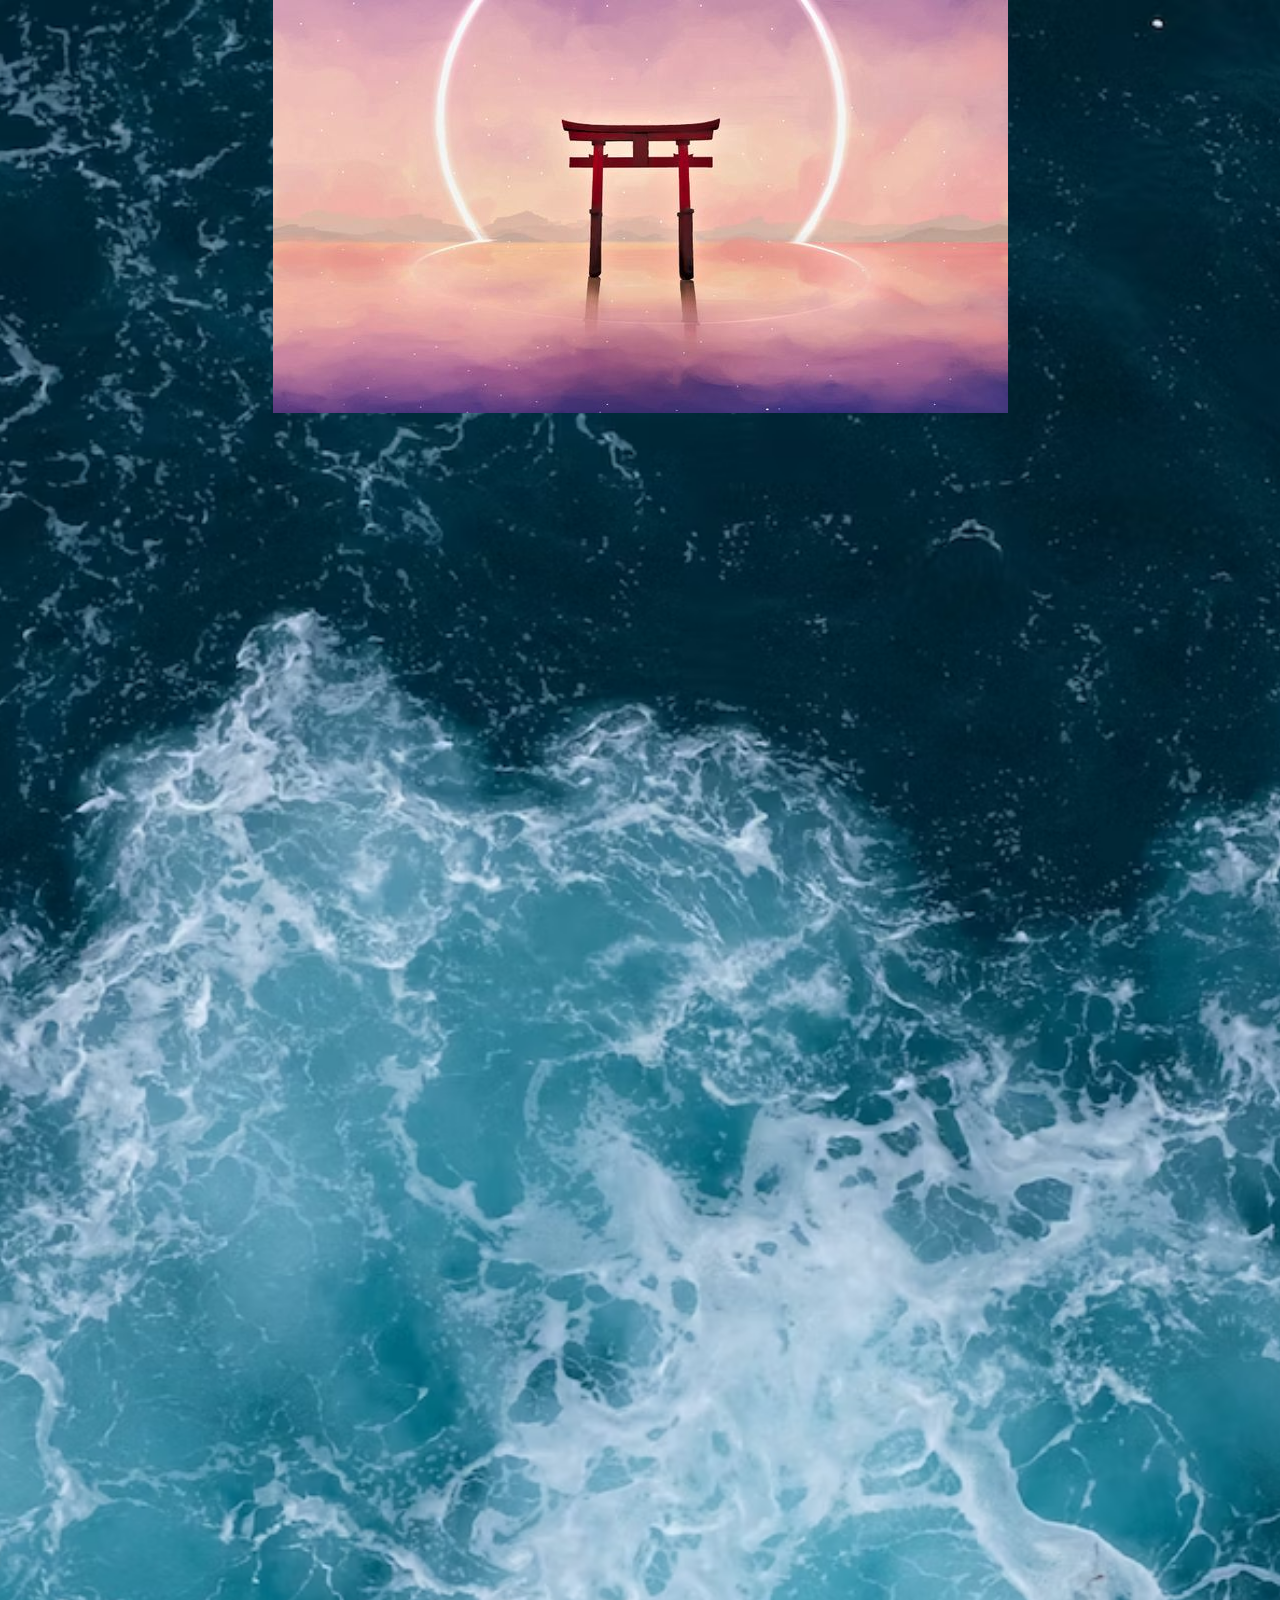
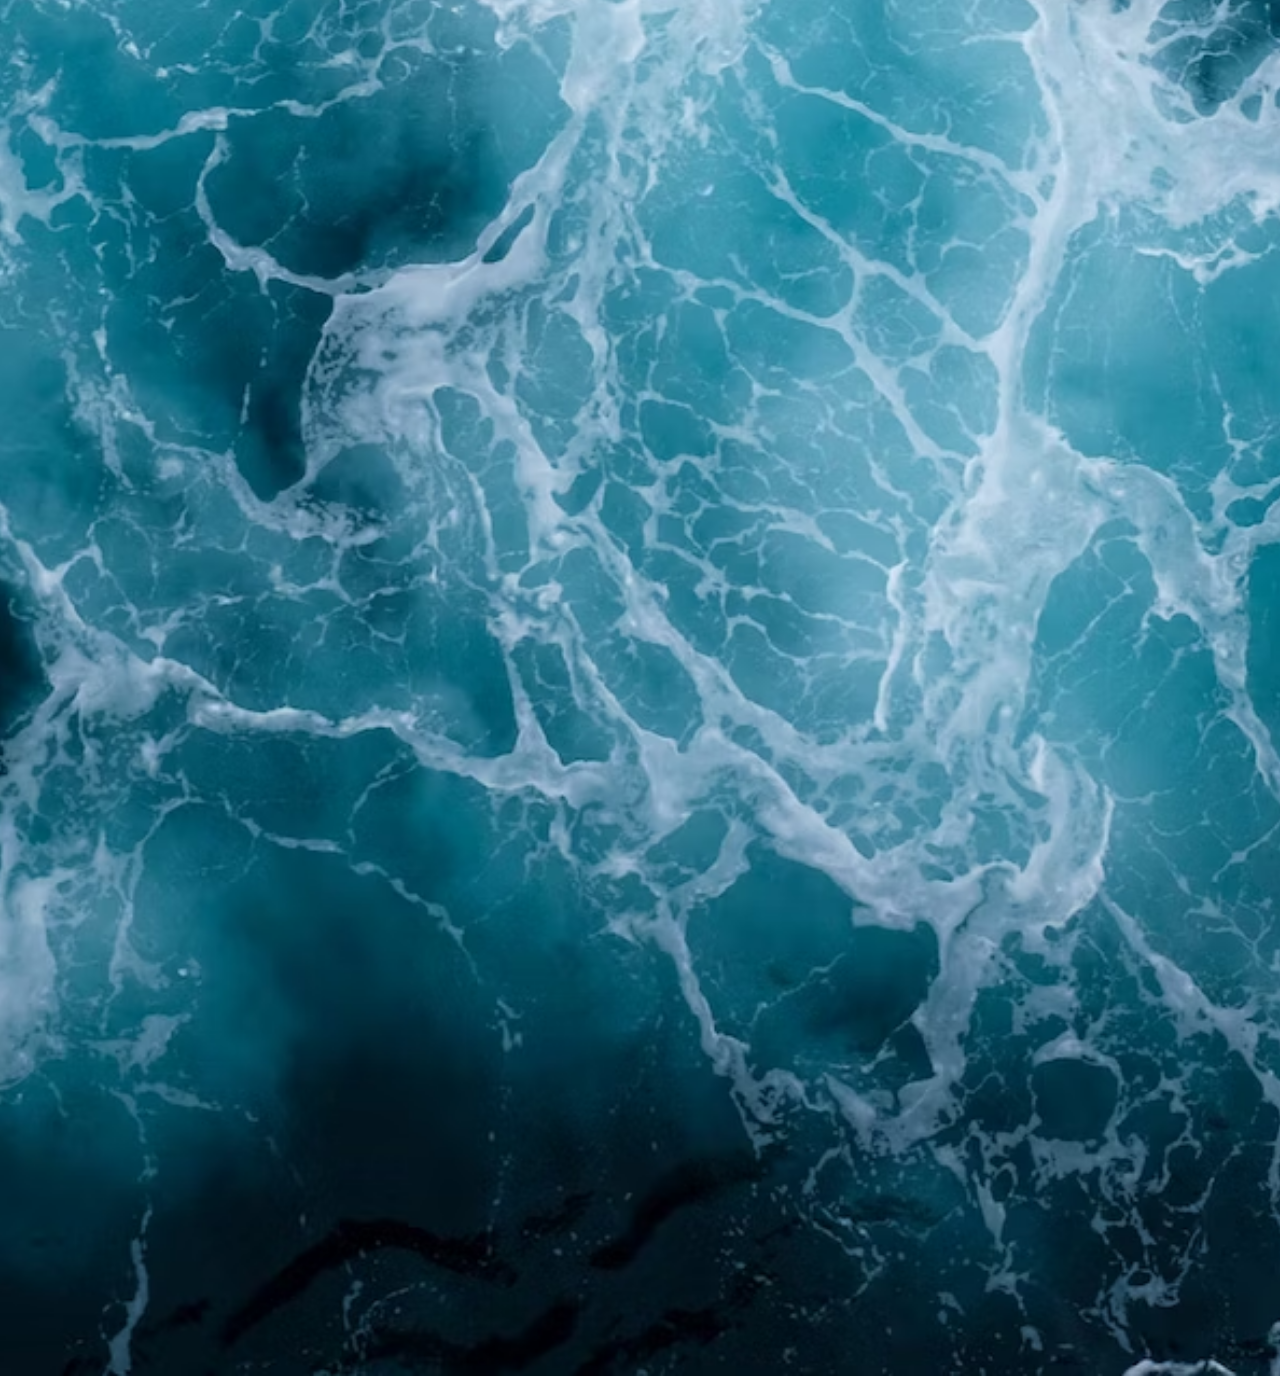
<file: index.html>
<!DOCTYPE html>
<html lang="en">
<head>
    <meta charset="UTF-8">
    <meta name="viewport" content="width=device-width, initial-scale=1.0">
    <title>Document</title>
    <link rel="stylesheet" href="style.css">
</head>
<body>
    
<div class="testimonial-container">
    <div class="test-img">
        <img src="img/preview.jpg" alt="">
    </div>
    <div class="testimonial">
        <img src="img/e4c59fdbb41ccd0f87dc0be871d91d98.jpg" alt="">
        <h3>John Doe</h3>
        <p>TechHub Innovations stands out as a premier IT company that has consistently delivered cutting-edge solutions, setting the bar high in the ever-evolving tech industry. This review explores the key aspects that make TechHub Innovations a standout player in the IT sector.</p>
    </div>
    <div class="testimonial">
        <img src="img/2.jpg" alt="">
        <h3>Ricardo Mican</h3>
        <p>One of TechHub's strengths lies in its efficient project management. The company follows a meticulous approach, ensuring that projects are delivered on time and within budget. Regular communication channels are established, allowing clients to stay updated on project progress. While the project management is generally excellent, there is always room for improvement to enhance collaboration even further.</p>
    </div>
    <div class="testimonial">
        <img src="img/3.jpg" alt="">
        <h3>Phillip Conclusion</h3>
        <p>TechHub's solutions are designed with scalability and flexibility in mind. Whether working with startups or established enterprises, the company tailors its services to meet the unique demands of each client. While their solutions are generally scalable, a more robust framework for handling sudden scalability requirements could be implemented to further enhance their offerings.</p>
    </div>
    <div class="testimonial">
        <img src="img/4.jpg" alt="">
        <h3>Phillip Conclusion</h3>
        <p>TechHub's solutions are designed with scalability and flexibility in mind. Whether working with startups or established enterprises, the company tailors its services to meet the unique demands of each client. While their solutions are generally scalable, a more robust framework for handling sudden scalability requirements could be implemented to further enhance their offerings.</p>
    </div>
    <div class="testimonial">
        <img src="img/5.jpg" alt="">
        <h3>Phillip Conclusion</h3>
        <p>TechHub's solutions are designed with scalability and flexibility in mind. Whether working with startups or established enterprises, the company tailors its services to meet the unique demands of each client. While their solutions are generally scalable, a more robust framework for handling sudden scalability requirements could be implemented to further enhance their offerings.</p>
    </div>
    <div class="testimonial">
        <img src="img/6.jpg" alt="">
        <h3>Phillip Conclusion</h3>
        <p>TechHub's solutions are designed with scalability and flexibility in mind. Whether working with startups or established enterprises, the company tailors its services to meet the unique demands of each client. While their solutions are generally scalable, a more robust framework for handling sudden scalability requirements could be implemented to further enhance their offerings.</p>
    </div>
    <div class="testimonial">
        <img src="img/7.jpg" alt="">
        <h3>Phillip Conclusion</h3>
        <p>TechHub's solutions are designed with scalability and flexibility in mind. Whether working with startups or established enterprises, the company tailors its services to meet the unique demands of each client. While their solutions are generally scalable, a more robust framework for handling sudden scalability requirements could be implemented to further enhance their offerings.</p>
    </div>
    <div class="testimonial">
        <img src="img/8.jpg" alt="">
        <h3>Phillip Conclusion</h3>
        <p>TechHub's solutions are designed with scalability and flexibility in mind. Whether working with startups or established enterprises, the company tailors its services to meet the unique demands of each client. While their solutions are generally scalable, a more robust framework for handling sudden scalability requirements could be implemented to further enhance their offerings.</p>
    </div>
    <div class="testimonial">
        <img src="img/9.jpg" alt="">
        <h3>Phillip Conclusion</h3>
        <p>TechHub's solutions are designed with scalability and flexibility in mind. Whether working with startups or established enterprises, the company tailors its services to meet the unique demands of each client. While their solutions are generally scalable, a more robust framework for handling sudden scalability requirements could be implemented to further enhance their offerings.</p>
    </div>
</div>


    <script src="main.js"></script>
</body>
</html>
</file>
<file: style.css>
body {
    margin: 0;
    padding: 0;
    font-family: 'Times New Roman', Times, serif;
    background: url(./img/back.avif) center/cover no-repeat;
    min-height: 100vh;
    display: flex;
    align-items: center;
    justify-content: center;
}

.testimonial-container {
    display: flex;
    justify-content: space-around;
    flex-wrap: wrap;
    align-items: center;
}

.testimonial {
    background: linear-gradient(135deg, rgba(166,242,210, 0.5), rgba(	201	,247,228, 0));
    backdrop-filter: blur(10px);
    -webkit-backdrop-filter: blur(10px);
    margin-left: 20px;
    margin-right: 20px;
    border-radius: 10px;
    padding: 20px;
    box-shadow: 0 4px 8px #a6f2d2;
    max-width: 500px;
    text-align: center;
    overflow: hidden;
    opacity: 0;
    transform: translateY(20px);
    transition: opacity 0.6s ease-in-out, transform 0.6s ease-in-out;
}
.testimonial.active:hover{
    transform: scale(1.05);
}
.testimonial img{
    width: 40%;
    border-radius: 50%;
    height: 40%;
    
}
.testimonial h3{
    margin: 10px 0;
    color: black;
}
.testimonial p{
    color: black;
}
.testimonial.active{
    opacity: 1;
    transform: translateY(0);
}
.testimonial.in-view{
    opacity: 1;
    transform: translateY(0);
}
.test-img{
    display: flex;
    justify-content: center;
    align-items: center;
    width: 100%;

}
</file>
